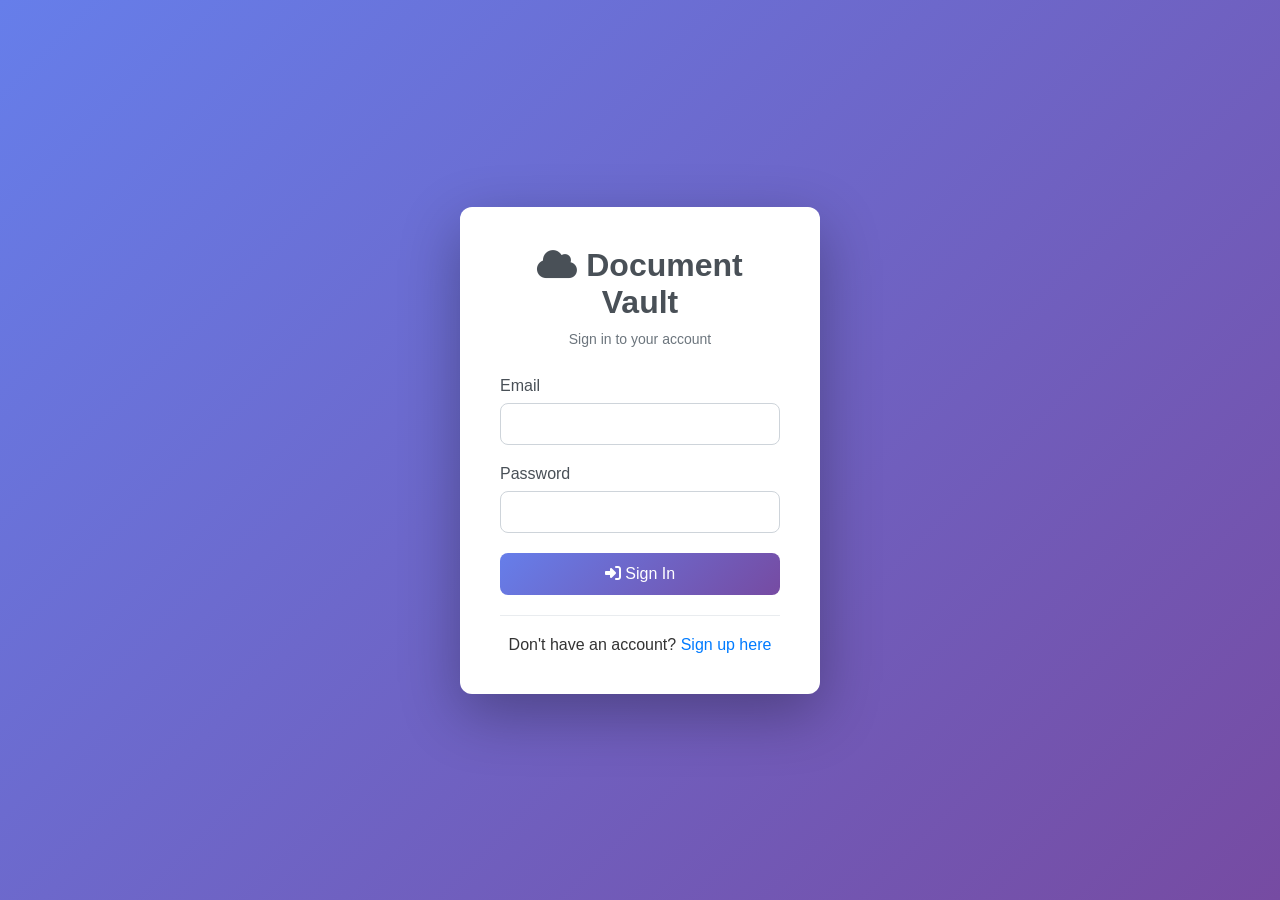
<file: index.html>
<!DOCTYPE html>
<html lang="en">
<head>
    <meta charset="UTF-8">
    <meta name="viewport" content="width=device-width, initial-scale=1.0">
    <title>Document Vault</title>
    <link rel="stylesheet" href="css/styles.css">
    <link rel="stylesheet" href="https://cdnjs.cloudflare.com/ajax/libs/font-awesome/6.4.0/css/all.min.css">
</head>
<body>
    <div class="container">
        <header class="header">
            <h1><i class="fas fa-cloud"></i> Document Vault</h1>
            <div class="user-menu">
                <span id="username"></span>
                <button class="logout-btn" onclick="logout()">
                    <i class="fas fa-sign-out-alt"></i> Logout
                </button>
            </div>
        </header>
        
        <div class="main-content">
            <aside class="sidebar">
                <button class="upload-btn" onclick="showUploadModal()">
                    <i class="fas fa-plus"></i> Upload File
                </button>
                <button class="create-folder-btn" onclick="showCreateFolderModal()">
                    <i class="fas fa-folder-plus"></i> New Folder
                </button>
                <div class="folder-tree" id="folderTree">
                    <div class="folder-item active" onclick="navigateToFolder(null)">
                        <i class="fas fa-home"></i> Home
                    </div>
                </div>
            </aside>
            
            <main class="file-area">
                <div class="toolbar">
                    <div class="breadcrumb" id="breadcrumb">
                        <span onclick="navigateToFolder(null)">Home</span>
                    </div>
                    <div class="view-options">
                        <button class="view-btn active" onclick="toggleView('grid')" title="Grid View">
                            <i class="fas fa-th"></i>
                        </button>
                        <button class="view-btn" onclick="toggleView('list')" title="List View">
                            <i class="fas fa-list"></i>
                        </button>
                    </div>
                </div>
                <div class="file-grid" id="fileGrid">
                    <div class="loading">
                        <i class="fas fa-spinner fa-spin"></i> Loading...
                    </div>
                </div>
            </main>
        </div>
    </div>
    
    <!-- Upload Modal -->
    <div id="uploadModal" class="modal">
        <div class="modal-content">
            <div class="modal-header">
                <h2>Upload Files</h2>
                <span class="close" onclick="closeUploadModal()">&times;</span>
            </div>
            <div class="drop-zone" id="dropZone">
                <i class="fas fa-cloud-upload-alt"></i>
                <p>Drag and drop files here or click to select</p>
                <input type="file" id="fileInput" multiple accept="*/*">
            </div>
            <div class="progress-container" id="progressContainer" style="display: none;">
                <div class="progress-bar">
                    <div class="progress-fill" id="progressFill"></div>
                </div>
                <span class="progress-text" id="progressText">0%</span>
            </div>
        </div>
    </div>
    
    <!-- Create Folder Modal -->
    <div id="createFolderModal" class="modal">
        <div class="modal-content">
            <div class="modal-header">
                <h2>Create New Folder</h2>
                <span class="close" onclick="closeCreateFolderModal()">&times;</span>
            </div>
            <div class="form-group">
                <label for="folderName">Folder Name:</label>
                <input type="text" id="folderName" placeholder="Enter folder name">
            </div>
            <div class="modal-actions">
                <button class="btn-secondary" onclick="closeCreateFolderModal()">Cancel</button>
                <button class="btn-primary" onclick="createFolder()">Create</button>
            </div>
        </div>
    </div>
    
    <!-- Notification Container -->
    <div id="notificationContainer"></div>
    
    <script src="js/app.js"></script>
</body>
</html>
</file>
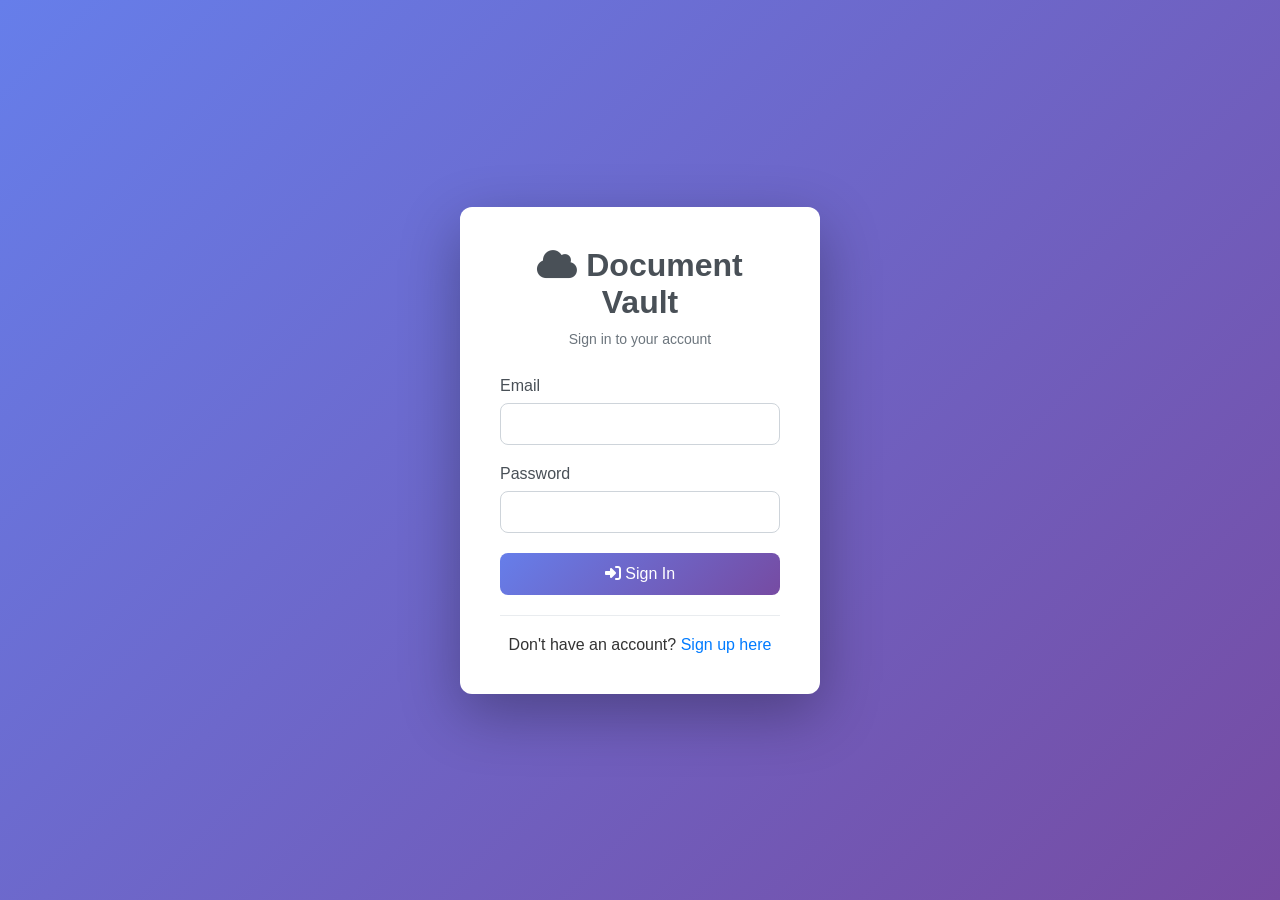
<file: login.html>
<!DOCTYPE html>
<html lang="en">
<head>
    <meta charset="UTF-8">
    <meta name="viewport" content="width=device-width, initial-scale=1.0">
    <title>Login - Document Vault</title>
    <link rel="stylesheet" href="css/styles.css">
    <link rel="stylesheet" href="https://cdnjs.cloudflare.com/ajax/libs/font-awesome/6.4.0/css/all.min.css">
</head>
<body class="auth-page">
    <div class="auth-container">
        <div class="auth-card">
            <div class="auth-header">
                <h1><i class="fas fa-cloud"></i> Document Vault</h1>
                <p>Sign in to your account</p>
            </div>
            
            <form id="loginForm" class="auth-form">
                <div class="form-group">
                    <label for="email">Email</label>
                    <input type="email" id="email" name="email" required>
                </div>
                
                <div class="form-group">
                    <label for="password">Password</label>
                    <input type="password" id="password" name="password" required>
                </div>
                
                <button type="submit" class="auth-btn">
                    <i class="fas fa-sign-in-alt"></i> Sign In
                </button>
            </form>
            
            <div class="auth-footer">
                <p>Don't have an account? <a href="register.html">Sign up here</a></p>
            </div>
        </div>
    </div>
    
    <div id="notificationContainer"></div>
    
    <script>
        document.getElementById('loginForm').addEventListener('submit', async function(e) {
            e.preventDefault();
            
            const email = document.getElementById('email').value;
            const password = document.getElementById('password').value;
            
            try {
                const response = await fetch('api/login.php', {
                    method: 'POST',
                    headers: {
                        'Content-Type': 'application/json',
                    },
                    body: JSON.stringify({ email, password })
                });
                
                const result = await response.json();
                
                if (result.success) {
                    showNotification('Login successful!', 'success');
                    setTimeout(() => {
                        window.location.href = 'index.html';
                    }, 1000);
                } else {
                    showNotification(result.message, 'error');
                }
            } catch (error) {
                showNotification('Login failed. Please try again.', 'error');
            }
        });
        
        function showNotification(message, type) {
            const container = document.getElementById('notificationContainer');
            const notification = document.createElement('div');
            notification.className = `notification ${type}`;
            notification.innerHTML = `
                <i class="fas ${type === 'success' ? 'fa-check-circle' : 'fa-exclamation-circle'}"></i>
                ${message}
            `;
            
            container.appendChild(notification);
            
            setTimeout(() => {
                notification.classList.add('show');
            }, 100);
            
            setTimeout(() => {
                notification.classList.remove('show');
                setTimeout(() => {
                    notification.remove();
                }, 300);
            }, 3000);
        }
    </script>
</body>
</html>
</file>
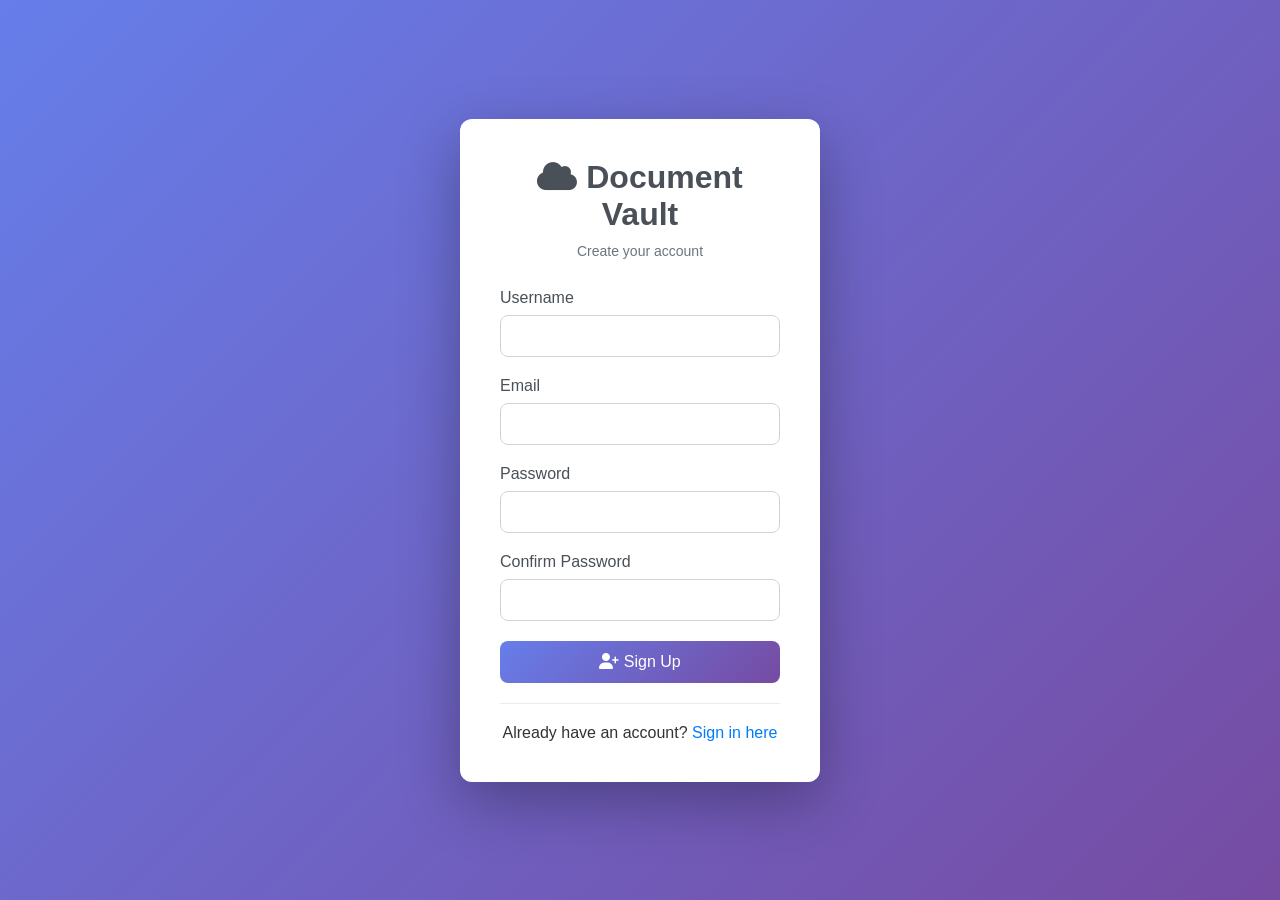
<file: register.html>
<!DOCTYPE html>
<html lang="en">
<head>
    <meta charset="UTF-8">
    <meta name="viewport" content="width=device-width, initial-scale=1.0">
    <title>Register - Document Vault</title>
    <link rel="stylesheet" href="css/styles.css">
    <link rel="stylesheet" href="https://cdnjs.cloudflare.com/ajax/libs/font-awesome/6.4.0/css/all.min.css">
</head>
<body class="auth-page">
    <div class="auth-container">
        <div class="auth-card">
            <div class="auth-header">
                <h1><i class="fas fa-cloud"></i> Document Vault</h1>
                <p>Create your account</p>
            </div>
            
            <form id="registerForm" class="auth-form">
                <div class="form-group">
                    <label for="username">Username</label>
                    <input type="text" id="username" name="username" required>
                </div>
                
                <div class="form-group">
                    <label for="email">Email</label>
                    <input type="email" id="email" name="email" required>
                </div>
                
                <div class="form-group">
                    <label for="password">Password</label>
                    <input type="password" id="password" name="password" required>
                </div>
                
                <div class="form-group">
                    <label for="confirmPassword">Confirm Password</label>
                    <input type="password" id="confirmPassword" name="confirmPassword" required>
                </div>
                
                <button type="submit" class="auth-btn">
                    <i class="fas fa-user-plus"></i> Sign Up
                </button>
            </form>
            
            <div class="auth-footer">
                <p>Already have an account? <a href="login.html">Sign in here</a></p>
            </div>
        </div>
    </div>
    
    <div id="notificationContainer"></div>
    
    <script>
        document.getElementById('registerForm').addEventListener('submit', async function(e) {
            e.preventDefault();
            
            const username = document.getElementById('username').value;
            const email = document.getElementById('email').value;
            const password = document.getElementById('password').value;
            const confirmPassword = document.getElementById('confirmPassword').value;
            
            if (password !== confirmPassword) {
                showNotification('Passwords do not match!', 'error');
                return;
            }
            
            try {
                const response = await fetch('api/register.php', {
                    method: 'POST',
                    headers: {
                        'Content-Type': 'application/json',
                    },
                    body: JSON.stringify({ username, email, password })
                });
                
                const result = await response.json();
                
                if (result.success) {
                    showNotification('Registration successful! Redirecting to login...', 'success');
                    setTimeout(() => {
                        window.location.href = 'login.html';
                    }, 2000);
                } else {
                    showNotification(result.message, 'error');
                }
            } catch (error) {
                showNotification('Registration failed. Please try again.', 'error');
            }
        });
        
        function showNotification(message, type) {
            const container = document.getElementById('notificationContainer');
            const notification = document.createElement('div');
            notification.className = `notification ${type}`;
            notification.innerHTML = `
                <i class="fas ${type === 'success' ? 'fa-check-circle' : 'fa-exclamation-circle'}"></i>
                ${message}
            `;
            
            container.appendChild(notification);
            
            setTimeout(() => {
                notification.classList.add('show');
            }, 100);
            
            setTimeout(() => {
                notification.classList.remove('show');
                setTimeout(() => {
                    notification.remove();
                }, 300);
            }, 3000);
        }
    </script>
</body>
</html>
</file>
<file: css/styles.css>
* {
    margin: 0;
    padding: 0;
    box-sizing: border-box;
}

body {
    font-family: 'Segoe UI', Tahoma, Geneva, Verdana, sans-serif;
    background-color: #f8f9fa;
    color: #333;
}

.container {
    height: 100vh;
    display: flex;
    flex-direction: column;
}

/* Header Styles */
.header {
    background: linear-gradient(135deg, #667eea 0%, #764ba2 100%);
    color: white;
    padding: 1rem 2rem;
    display: flex;
    justify-content: space-between;
    align-items: center;
    box-shadow: 0 2px 10px rgba(0,0,0,0.1);
    z-index: 1000;
}

.header h1 {
    font-size: 1.5rem;
    font-weight: 600;
}

.user-menu {
    display: flex;
    align-items: center;
    gap: 1rem;
}

.logout-btn {
    background: rgba(255, 255, 255, 0.2);
    color: white;
    border: 1px solid rgba(255, 255, 255, 0.3);
    padding: 0.5rem 1rem;
    border-radius: 5px;
    cursor: pointer;
    transition: background 0.3s;
}

.logout-btn:hover {
    background: rgba(255, 255, 255, 0.3);
}

/* Main Content */
.main-content {
    display: flex;
    flex: 1;
    overflow: hidden;
}

/* Sidebar */
.sidebar {
    width: 280px;
    background: white;
    border-right: 1px solid #e9ecef;
    padding: 20px;
    overflow-y: auto;
    box-shadow: 2px 0 5px rgba(0,0,0,0.05);
}

.upload-btn, .create-folder-btn {
    background: #28a745;
    color: white;
    border: none;
    padding: 12px 20px;
    border-radius: 8px;
    width: 100%;
    margin-bottom: 15px;
    cursor: pointer;
    font-size: 14px;
    font-weight: 500;
    transition: all 0.3s;
    display: flex;
    align-items: center;
    justify-content: center;
    gap: 8px;
}

.upload-btn:hover {
    background: #218838;
    transform: translateY(-1px);
}

.create-folder-btn {
    background: #17a2b8;
}

.create-folder-btn:hover {
    background: #138496;
    transform: translateY(-1px);
}

.folder-tree {
    margin-top: 20px;
}

.folder-item {
    padding: 10px;
    border-radius: 5px;
    cursor: pointer;
    transition: background 0.2s;
    display: flex;
    align-items: center;
    gap: 8px;
    margin-bottom: 5px;
}

.folder-item:hover {
    background: #f8f9fa;
}

.folder-item.active {
    background: #e3f2fd;
    color: #1976d2;
}

/* File Area */
.file-area {
    flex: 1;
    padding: 20px;
    overflow-y: auto;
    background: #ffffff;
}

.toolbar {
    display: flex;
    justify-content: space-between;
    align-items: center;
    margin-bottom: 20px;
    padding-bottom: 15px;
    border-bottom: 2px solid #f8f9fa;
}

.breadcrumb {
    font-size: 14px;
    color: #6c757d;
}

.breadcrumb span {
    cursor: pointer;
    padding: 5px 8px;
    border-radius: 3px;
    transition: background 0.2s;
}

.breadcrumb span:hover {
    background: #f8f9fa;
    color: #495057;
}

.view-options {
    display: flex;
    gap: 5px;
}

.view-btn {
    background: #f8f9fa;
    border: 1px solid #dee2e6;
    padding: 8px 12px;
    border-radius: 5px;
    cursor: pointer;
    transition: all 0.2s;
}

.view-btn:hover {
    background: #e9ecef;
}

.view-btn.active {
    background: #007bff;
    color: white;
    border-color: #007bff;
}

/* File Grid */
.file-grid {
    display: grid;
    grid-template-columns: repeat(auto-fill, minmax(220px, 1fr));
    gap: 20px;
    min-height: 200px;
}

.file-grid.list-view {
    grid-template-columns: 1fr;
    gap: 10px;
}

.file-item {
    background: white;
    border: 1px solid #e9ecef;
    border-radius: 12px;
    padding: 20px;
    text-align: center;
    transition: all 0.3s;
    cursor: pointer;
    position: relative;
    overflow: hidden;
}

.file-item:hover {
    transform: translateY(-5px);
    box-shadow: 0 8px 25px rgba(0,0,0,0.15);
    border-color: #007bff;
}

.file-grid.list-view .file-item {
    display: flex;
    align-items: center;
    text-align: left;
    padding: 15px 20px;
}

.file-grid.list-view .file-item:hover {
    transform: none;
    box-shadow: 0 2px 8px rgba(0,0,0,0.1);
}

.file-icon {
    font-size: 48px;
    margin-bottom: 15px;
    color: #6c757d;
}

.file-grid.list-view .file-icon {
    font-size: 24px;
    margin-right: 15px;
    margin-bottom: 0;
    min-width: 24px;
}

.file-name {
    font-weight: 500;
    margin-bottom: 8px;
    color: #495057;
    word-break: break-word;
    line-height: 1.4;
}

.file-grid.list-view .file-name {
    flex: 1;
    margin-bottom: 0;
    margin-right: 15px;
}

.file-size {
    font-size: 12px;
    color: #6c757d;
    margin-bottom: 8px;
}

.file-date {
    font-size: 12px;
    color: #6c757d;
    margin-bottom: 15px;
}

.file-grid.list-view .file-size,
.file-grid.list-view .file-date {
    margin-bottom: 0;
    margin-right: 15px;
    min-width: 80px;
}

.file-actions {
    display: flex;
    justify-content: center;
    gap: 8px;
    opacity: 0;
    transition: opacity 0.3s;
}

.file-item:hover .file-actions {
    opacity: 1;
}

.file-grid.list-view .file-actions {
    opacity: 1;
}

.file-actions button {
    background: none;
    border: none;
    padding: 8px;
    border-radius: 50%;
    cursor: pointer;
    transition: all 0.2s;
    color: #6c757d;
}

.file-actions button:hover {
    background: #f8f9fa;
    color: #007bff;
}

.folder-item .file-actions button:hover {
    color: #ffc107;
}

/* Empty State */
.empty-state {
    grid-column: 1 / -1;
    text-align: center;
    padding: 60px 20px;
    color: #6c757d;
}

.empty-state i {
    font-size: 64px;
    margin-bottom: 20px;
    opacity: 0.5;
}

.empty-state p {
    margin-bottom: 10px;
    font-size: 16px;
}

.empty-state p:last-child {
    font-size: 14px;
    opacity: 0.8;
}

.loading {
    grid-column: 1 / -1;
    text-align: center;
    padding: 40px;
    color: #6c757d;
}

.loading i {
    font-size: 24px;
    margin-right: 10px;
}

/* Modal Styles */
.modal {
    display: none;
    position: fixed;
    z-index: 2000;
    left: 0;
    top: 0;
    width: 100%;
    height: 100%;
    background-color: rgba(0,0,0,0.5);
    backdrop-filter: blur(2px);
}

.modal-content {
    background-color: white;
    margin: 8% auto;
    border-radius: 12px;
    width: 500px;
    max-width: 90%;
    box-shadow: 0 20px 60px rgba(0,0,0,0.3);
    overflow: hidden;
    animation: modalSlideIn 0.3s ease-out;
}

@keyframes modalSlideIn {
    from {
        opacity: 0;
        transform: translateY(-50px);
    }
    to {
        opacity: 1;
        transform: translateY(0);
    }
}

.modal-header {
    padding: 20px 30px;
    border-bottom: 1px solid #e9ecef;
    display: flex;
    justify-content: space-between;
    align-items: center;
    background: #f8f9fa;
}

.modal-header h2 {
    margin: 0;
    color: #495057;
    font-size: 1.25rem;
}

.close {
    color: #adb5bd;
    font-size: 28px;
    font-weight: bold;
    cursor: pointer;
    transition: color 0.2s;
}

.close:hover {
    color: #495057;
}

/* Drop Zone */
.drop-zone {
    margin: 30px;
    border: 2px dashed #dee2e6;
    border-radius: 12px;
    padding: 50px 30px;
    text-align: center;
    cursor: pointer;
    transition: all 0.3s;
    background: #f8f9fa;
}

.drop-zone:hover,
.drop-zone.dragover {
    border-color: #007bff;
    background: #e3f2fd;
    transform: scale(1.02);
}

.drop-zone i {
    font-size: 48px;
    color: #6c757d;
    margin-bottom: 15px;
    transition: color 0.3s;
}

.drop-zone:hover i,
.drop-zone.dragover i {
    color: #007bff;
}

.drop-zone p {
    color: #6c757d;
    font-size: 16px;
    margin: 0;
}

.drop-zone input[type="file"] {
    display: none;
}

/* Progress Bar */
.progress-container {
    margin: 0 30px 30px 30px;
}

.progress-bar {
    width: 100%;
    height: 8px;
    background-color: #e9ecef;
    border-radius: 4px;
    overflow: hidden;
    margin-bottom: 10px;
}

.progress-fill {
    height: 100%;
    background: linear-gradient(90deg, #28a745, #20c997);
    width: 0%;
    transition: width 0.3s ease;
    border-radius: 4px;
}

.progress-text {
    text-align: center;
    font-size: 14px;
    color: #6c757d;
    display: block;
}

/* Form Styles */
.form-group {
    margin: 30px;
}

.form-group label {
    display: block;
    margin-bottom: 8px;
    font-weight: 500;
    color: #495057;
}

.form-group input {
    width: 100%;
    padding: 12px 15px;
    border: 1px solid #ced4da;
    border-radius: 8px;
    font-size: 14px;
    transition: border-color 0.2s;
}

.form-group input:focus {
    outline: none;
    border-color: #007bff;
    box-shadow: 0 0 0 2px rgba(0,123,255,0.25);
}

.modal-actions {
    padding: 20px 30px;
    border-top: 1px solid #e9ecef;
    display: flex;
    justify-content: flex-end;
    gap: 10px;
    background: #f8f9fa;
}

.btn-primary,
.btn-secondary {
    padding: 10px 20px;
    border: none;
    border-radius: 6px;
    cursor: pointer;
    font-size: 14px;
    font-weight: 500;
    transition: all 0.2s;
}

.btn-primary {
    background: #007bff;
    color: white;
}

.btn-primary:hover {
    background: #0056b3;
}

.btn-secondary {
    background: #6c757d;
    color: white;
}

.btn-secondary:hover {
    background: #545b62;
}

/* Notifications */
.notification-container {
    position: fixed;
    top: 20px;
    right: 20px;
    z-index: 3000;
    max-width: 400px;
}

.notification {
    background: white;
    border-radius: 8px;
    padding: 15px 20px;
    margin-bottom: 10px;
    box-shadow: 0 4px 20px rgba(0,0,0,0.15);
    border-left: 4px solid #007bff;
    display: flex;
    align-items: center;
    gap: 10px;
    transform: translateX(100%);
    transition: transform 0.3s ease;
}

.notification.show {
    transform: translateX(0);
}

.notification.success {
    border-left-color: #28a745;
}

.notification.error {
    border-left-color: #dc3545;
}

.notification.warning {
    border-left-color: #ffc107;
}

.notification.info {
    border-left-color: #17a2b8;
}

.notification i {
    font-size: 18px;
}

.notification.success i {
    color: #28a745;
}

.notification.error i {
    color: #dc3545;
}

.notification.warning i {
    color: #ffc107;
}

.notification.info i {
    color: #17a2b8;
}

.notification span {
    flex: 1;
    font-size: 14px;
    color: #495057;
}

.notification-close {
    background: none;
    border: none;
    cursor: pointer;
    color: #adb5bd;
    padding: 5px;
    border-radius: 3px;
    transition: all 0.2s;
}

.notification-close:hover {
    background: #f8f9fa;
    color: #495057;
}

/* Auth Pages */
.auth-page {
    background: linear-gradient(135deg, #667eea 0%, #764ba2 100%);
    min-height: 100vh;
    display: flex;
    align-items: center;
    justify-content: center;
}

.auth-container {
    width: 100%;
    max-width: 400px;
    padding: 20px;
}

.auth-card {
    background: white;
    border-radius: 12px;
    padding: 40px;
    box-shadow: 0 20px 60px rgba(0,0,0,0.3);
}

.auth-header {
    text-align: center;
    margin-bottom: 30px;
}

.auth-header h1 {
    color: #495057;
    margin-bottom: 10px;
}

.auth-header p {
    color: #6c757d;
    font-size: 14px;
}

.auth-form .form-group {
    margin: 0 0 20px 0;
}

.auth-btn {
    width: 100%;
    background: linear-gradient(135deg, #667eea 0%, #764ba2 100%);
    color: white;
    border: none;
    padding: 12px;
    border-radius: 8px;
    font-size: 16px;
    font-weight: 500;
    cursor: pointer;
    transition: all 0.3s;
}

.auth-btn:hover {
    transform: translateY(-2px);
    box-shadow: 0 5px 15px rgba(0,0,0,0.2);
}

.auth-footer {
    text-align: center;
    margin-top: 20px;
    padding-top: 20px;
    border-top: 1px solid #e9ecef;
}

.auth-footer a {
    color: #007bff;
    text-decoration: none;
}

.auth-footer a:hover {
    text-decoration: underline;
}

/* Responsive Design */
@media (max-width: 768px) {
    .main-content {
        flex-direction: column;
    }
    
    .sidebar {
        width: 100%;
        height: auto;
        border-right: none;
        border-bottom: 1px solid #e9ecef;
    }
    
    .file-grid {
        grid-template-columns: repeat(auto-fill, minmax(150px, 1fr));
        gap: 15px;
    }
    
    .modal-content {
        margin: 5% auto;
        width: 95%;
    }
    
    .toolbar {
        flex-direction: column;
        gap: 15px;
        align-items: stretch;
    }
    
    .view-options {
        justify-content: center;
    }
}

@media (max-width: 480px) {
    .header {
        padding: 1rem;
    }
    
    .header h1 {
        font-size: 1.2rem;
    }
    
    .file-area {
        padding: 15px;
    }
    
    .sidebar {
        padding: 15px;
    }
    
    .file-grid {
        grid-template-columns: repeat(auto-fill, minmax(120px, 1fr));
        gap: 10px;
    }
    
    .file-item {
        padding: 15px;
    }
    
    .file-icon {
        font-size: 36px;
        margin-bottom: 10px;
    }
    
    .notification-container {
        left: 10px;
        right: 10px;
        max-width: none;
    }
}
</file>
